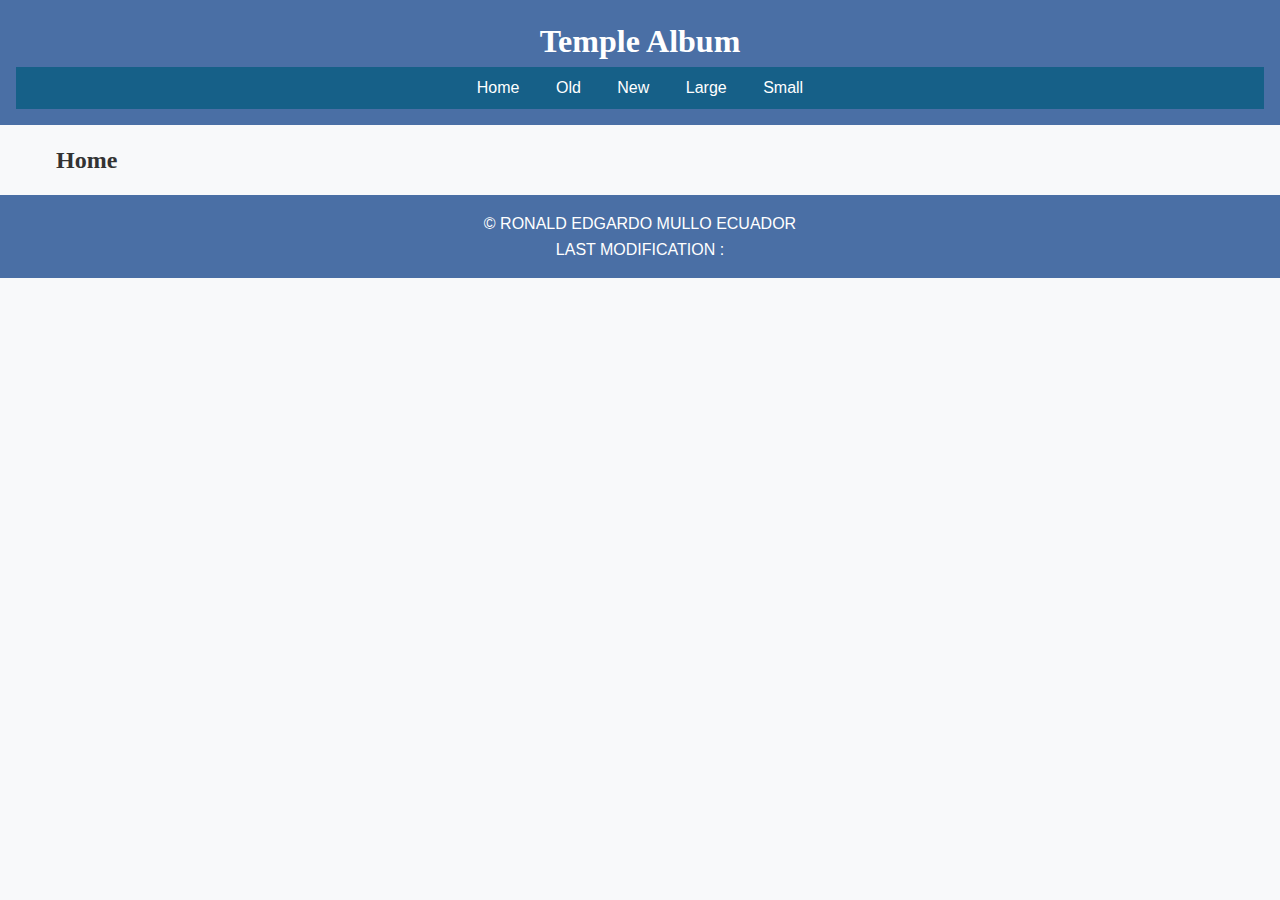
<file: filtered-temples.html>
<!DOCTYPE html>
<html lang="es">
<head>
    <title>Temple Album</title>
    <link rel="stylesheet" href="styles/temples.css">
    <link rel="stylesheet" href="styles/temples-large.css" media="(min-width: 768px)">
    <link rel="stylesheet" href="https://cdnjs.cloudflare.com/ajax/libs/font-awesome/6.0.0-beta3/css/all.min.css">
</head>
<body>
    <header>
        <h1>Temple Album</h1>
        <nav>
            <a href="#" class="active" data-filter="home">Home</a>
            <a href="#" data-filter="old">Old</a>
            <a href="#" data-filter="new">New</a>
            <a href="#" data-filter="large">Large</a>
            <a href="#" data-filter="small">Small</a>
        </nav>
    </header>

    <main>
        <h2 id="sectionTitle">Home</h2>
        <div id="templeContainer" class="temple-grid"></div>
    </main>

    <footer>
        <p>&copy; <span id="currentYear"></span> RONALD EDGARDO MULLO ECUADOR</p>
        <p>LAST MODIFICATION : <span id="lastModified"></span></p>
    </footer>

    <script src="scripts/temples.js"></script>
</body>
</html>
</file>
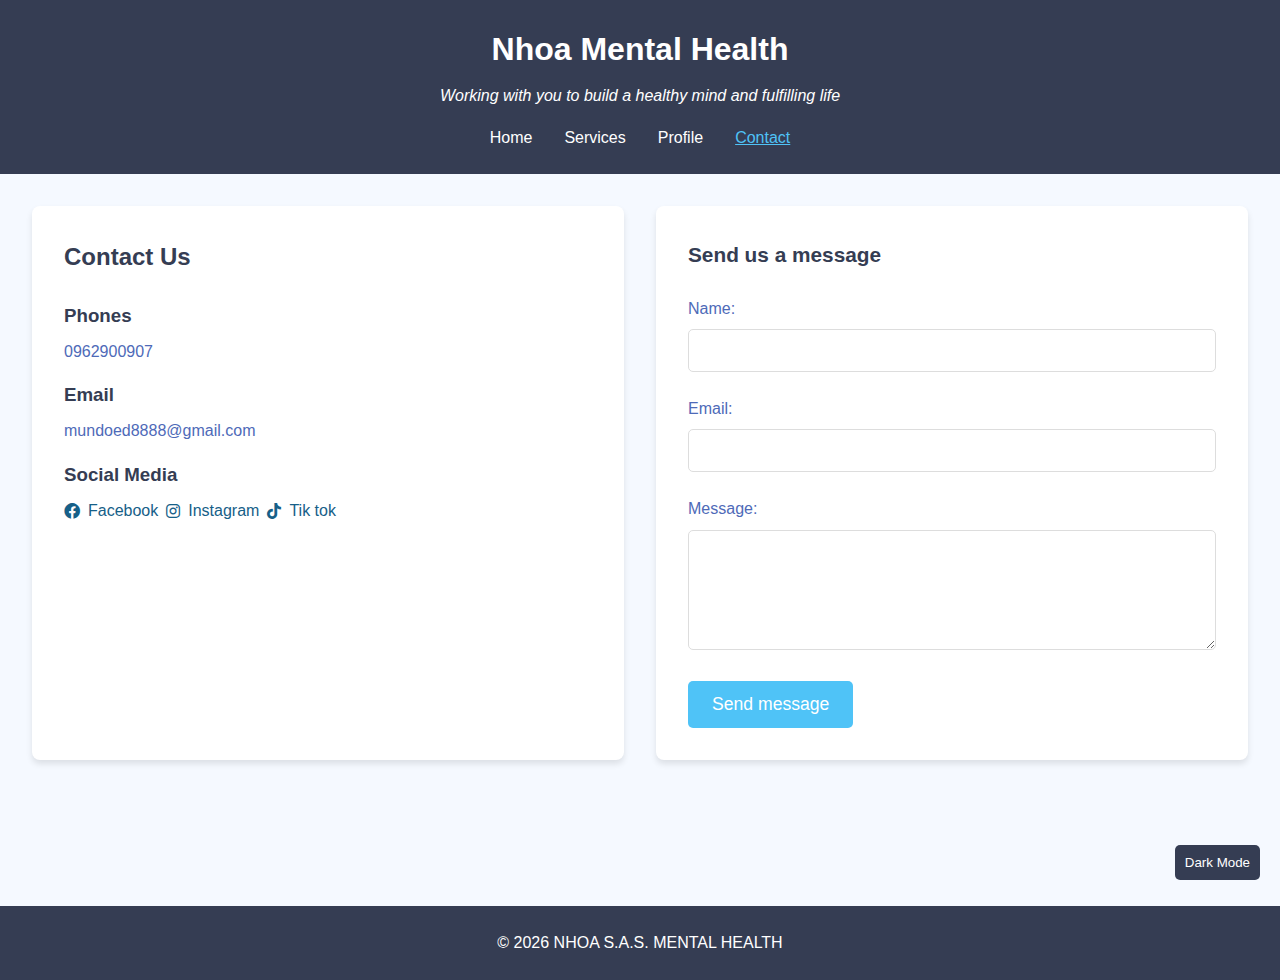
<file: project/contact.html>
<!DOCTYPE html>
<html lang="en">
<head>
    <meta charset="UTF-8">
    <meta name="viewport" content="width=device-width, initial-scale=1.0">
    <title>Contact - Nhoa Mental Health</title>
    <link rel="stylesheet" href="styles/site.css">
    <link rel="stylesheet" href="styles/site-large.css" media="(min-width: 768px)">
    <link rel="stylesheet" href="https://cdnjs.cloudflare.com/ajax/libs/font-awesome/6.0.0-beta3/css/all.min.css">
</head>
<body>
    <header>
        <div class="logo">
            <h1>Nhoa Mental Health</h1>
            <p>Working with you to build a healthy mind and fulfilling life</p>
        </div>
        <nav>
            <ul>
                <li><a href="siteplan.html">Home</a></li>
                <li><a href="services.html">Services</a></li>
                <li><a href="profile.html">Profile</a></li>
                <li><a href="contact.html" class="active">Contact</a></li>
            </ul>
        </nav>
    </header>

    <main>
        <section class="contact">
            <div class="contact-info">
                <h2>Contact Us</h2>
                
                <h3>Phones</h3>
                <p>0962900907</p>
                
                <h3>Email</h3>
                <p>mundoed8888@gmail.com</p>
                
                <h3>Social Media</h3>
                <div class="social-media">
                    <a href="#"><i class="fab fa-facebook"></i> Facebook</a>
                    <a href="#"><i class="fab fa-instagram"></i> Instagram</a>
                    <a href="#"><i class="fab fa-tiktok"></i> Tik tok</a>
                </div>
            </div>
            
            <form id="contactForm">
                <h3>Send us a message</h3>
                <div class="form-group">
                    <label for="name">Name:</label>
                    <input type="text" id="name" name="name" required>
                </div>
                <div class="form-group">
                    <label for="email">Email:</label>
                    <input type="email" id="email" name="email" required>
                </div>
                <div class="form-group">
                    <label for="message">Message:</label>
                    <textarea id="message" name="message" required></textarea>
                </div>
                <button type="submit">Send message</button>
            </form>
        </section>
    </main>

    <footer>
        <p>&copy; <span id="currentYear"></span> NHOA S.A.S. MENTAL HEALTH</p>
    </footer>

    <script src="scripts/temples.js"></script>
</body>
</html>
</file>
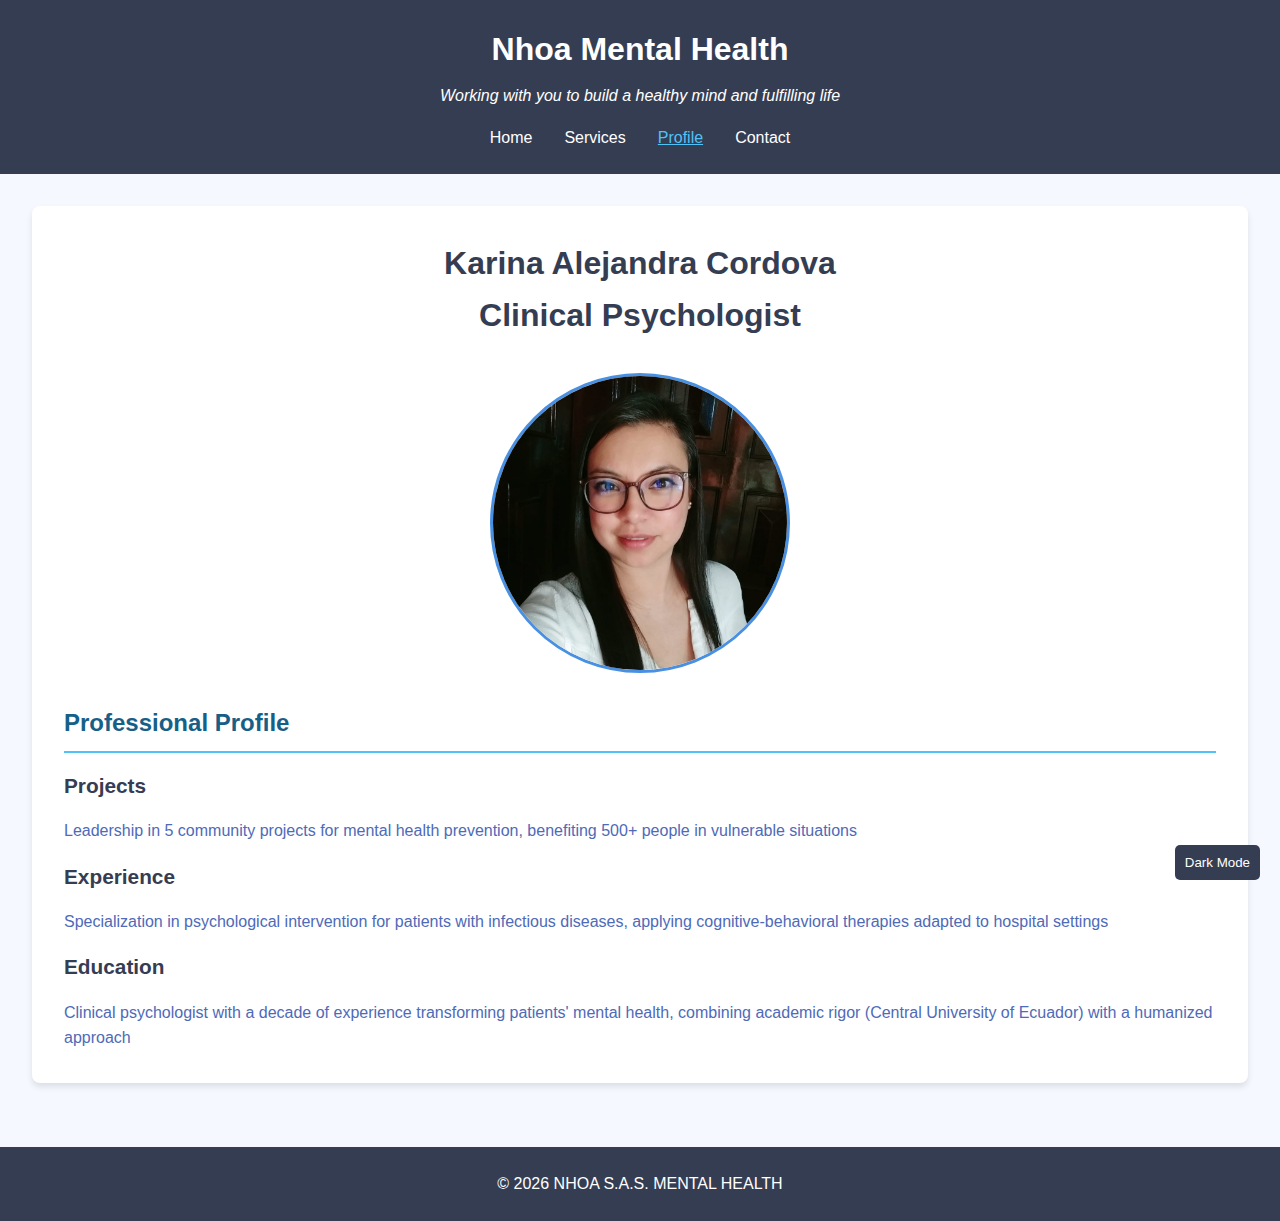
<file: project/profile.html>
<!DOCTYPE html>
<html lang="en">
<head>
    <meta charset="UTF-8">
    <meta name="viewport" content="width=device-width, initial-scale=1.0">
    <title>Profile - Nhoa Mental Health</title>
    <link rel="stylesheet" href="styles/site.css">
    <link rel="stylesheet" href="styles/site-large.css" media="(min-width: 768px)">
</head>
<body>
    <header>
        <div class="logo">
            <h1>Nhoa Mental Health</h1>
            <p>Working with you to build a healthy mind and fulfilling life</p>
        </div>
        <nav>
            <ul>
                <li><a href="siteplan.html">Home</a></li>
                <li><a href="services.html">Services</a></li>
                <li><a href="profile.html" class="active">Profile</a></li>
                <li><a href="contact.html">Contact</a></li>
            </ul>
        </nav>
    </header>

    <main>
        <section class="profile">
            <h1>Karina Alejandra Cordova<br> Clinical Psychologist</h1>
            <div class="profile-image">
            <img src="images/pic3.jpeg" alt="Foto de perfil de Karina Alejandra Cordova">
        </div>
            
            <h2>Professional Profile</h2>
            
            <h3>Projects</h3>
            <p>Leadership in 5 community projects for mental health prevention, benefiting 500+ people in vulnerable situations</p>
            
            <h3>Experience</h3>
            <p>Specialization in psychological intervention for patients with infectious diseases, applying cognitive-behavioral therapies adapted to hospital settings</p>
            
            <h3>Education</h3>
            <p>Clinical psychologist with a decade of experience transforming patients' mental health, combining academic rigor (Central University of Ecuador) with a humanized approach</p>
        </section>
    </main>

    <footer>
        <p>&copy; <span id="currentYear"></span> NHOA S.A.S. MENTAL HEALTH</p>
    </footer>

    <script src="scripts/temples.js"></script>
</body>
</html>
</file>
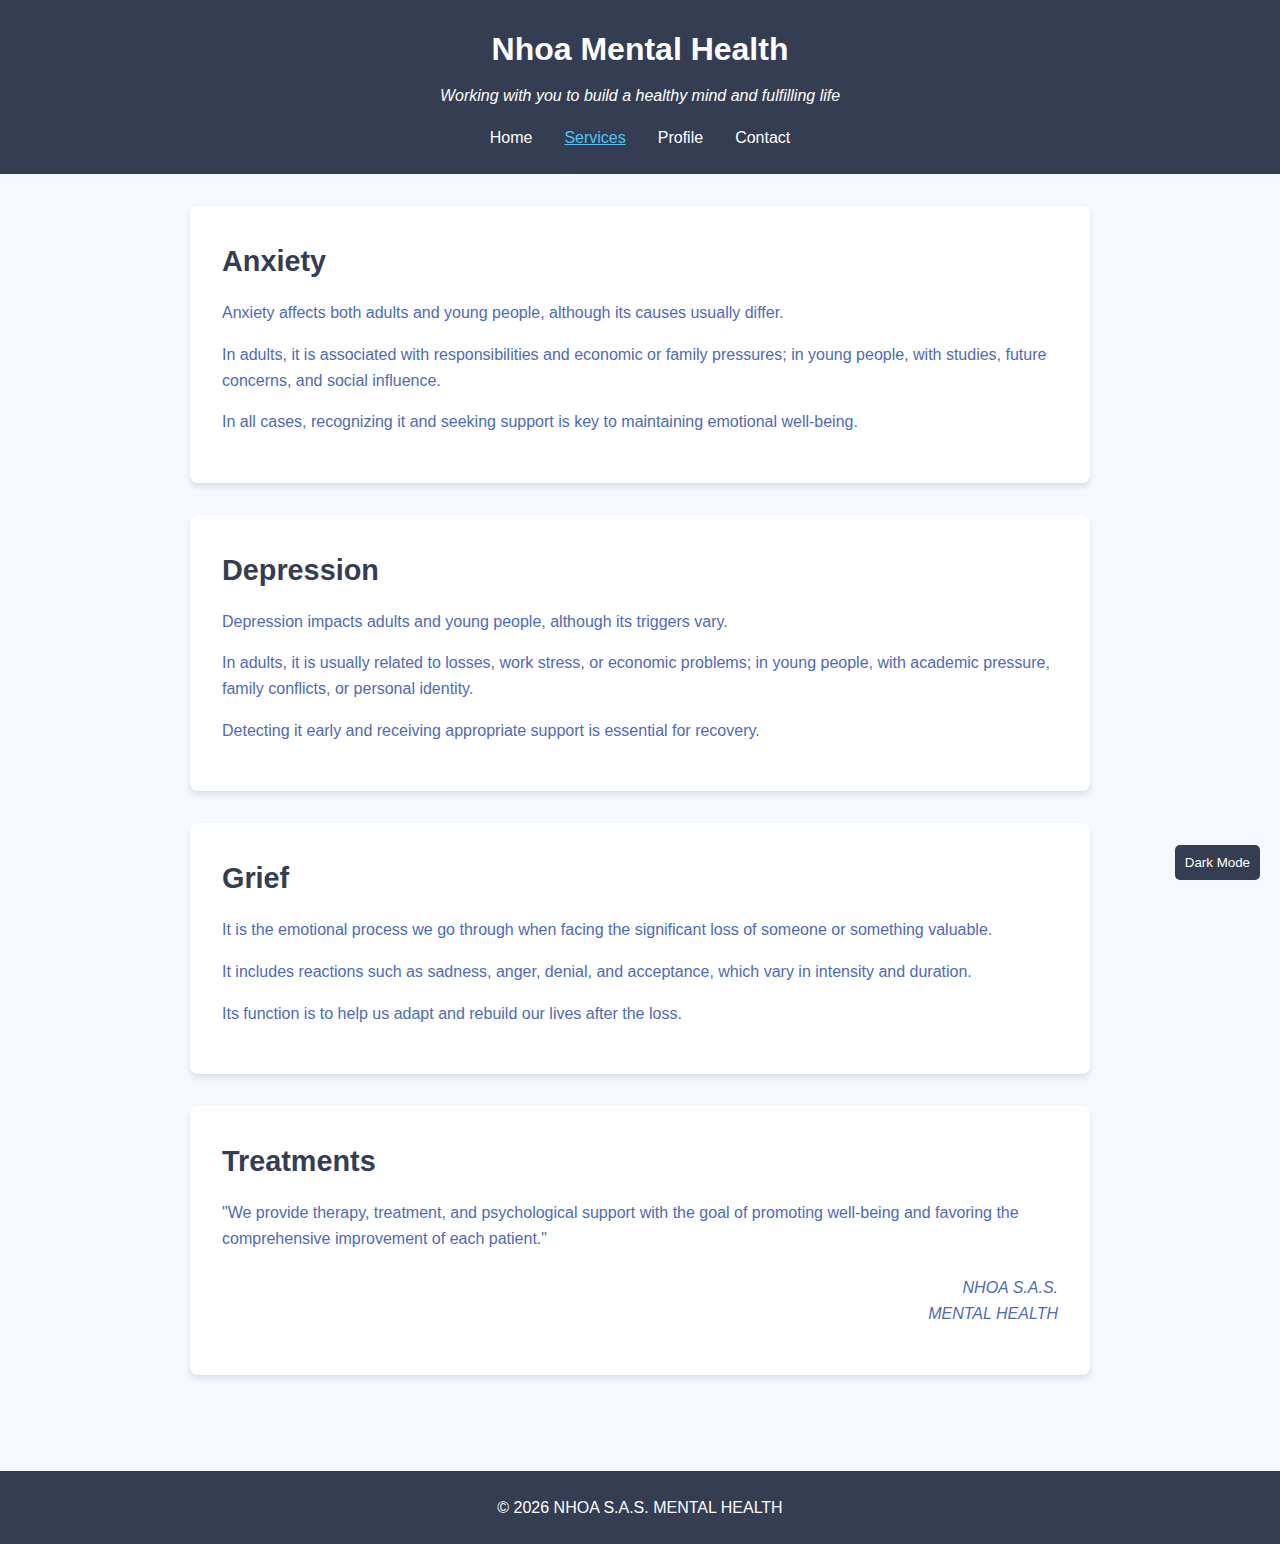
<file: project/services.html>
<!DOCTYPE html>
<html lang="en">
<head>
    <meta charset="UTF-8">
    <meta name="viewport" content="width=device-width, initial-scale=1.0">
    <title>Services - Nhoa Mental Health</title>
    <link rel="stylesheet" href="styles/site.css">
    <link rel="stylesheet" href="styles/site-large.css" media="(min-width: 768px)">
</head>
<body>
    <header>
        <div class="logo">
            <h1>Nhoa Mental Health</h1>
            <p>Working with you to build a healthy mind and fulfilling life</p>
        </div>
        <nav>
            <ul>
                <li><a href="siteplan.html">Home</a></li>
                <li><a href="services.html" class="active">Services</a></li>
                <li><a href="profile.html">Profile</a></li>
                <li><a href="contact.html">Contact</a></li>
            </ul>
        </nav>
    </header>

    <main>
        <section class="service">
            <h2>Anxiety</h2>
            <p>Anxiety affects both adults and young people, although its causes usually differ.</p>
            <p>In adults, it is associated with responsibilities and economic or family pressures; in young people, with studies, future concerns, and social influence.</p>
            <p>In all cases, recognizing it and seeking support is key to maintaining emotional well-being.</p>
        </section>

        <section class="service">
            <h2>Depression</h2>
            <p>Depression impacts adults and young people, although its triggers vary.</p>
            <p>In adults, it is usually related to losses, work stress, or economic problems; in young people, with academic pressure, family conflicts, or personal identity.</p>
            <p>Detecting it early and receiving appropriate support is essential for recovery.</p>
        </section>

        <section class="service">
            <h2>Grief</h2>
            <p>It is the emotional process we go through when facing the significant loss of someone or something valuable.</p>
            <p>It includes reactions such as sadness, anger, denial, and acceptance, which vary in intensity and duration.</p>
            <p>Its function is to help us adapt and rebuild our lives after the loss.</p>
        </section>

        <section class="service">
            <h2>Treatments</h2>
            <p>"We provide therapy, treatment, and psychological support with the goal of promoting well-being and favoring the comprehensive improvement of each patient."</p>
            <p class="signature">NHOA S.A.S.<br>MENTAL HEALTH</p>
        </section>
    </main>

    <footer>
        <p>&copy; <span id="currentYear"></span> NHOA S.A.S. MENTAL HEALTH</p>
    </footer>

    <script src="scripts/temples.js"></script>
</body>
</html>
</file>
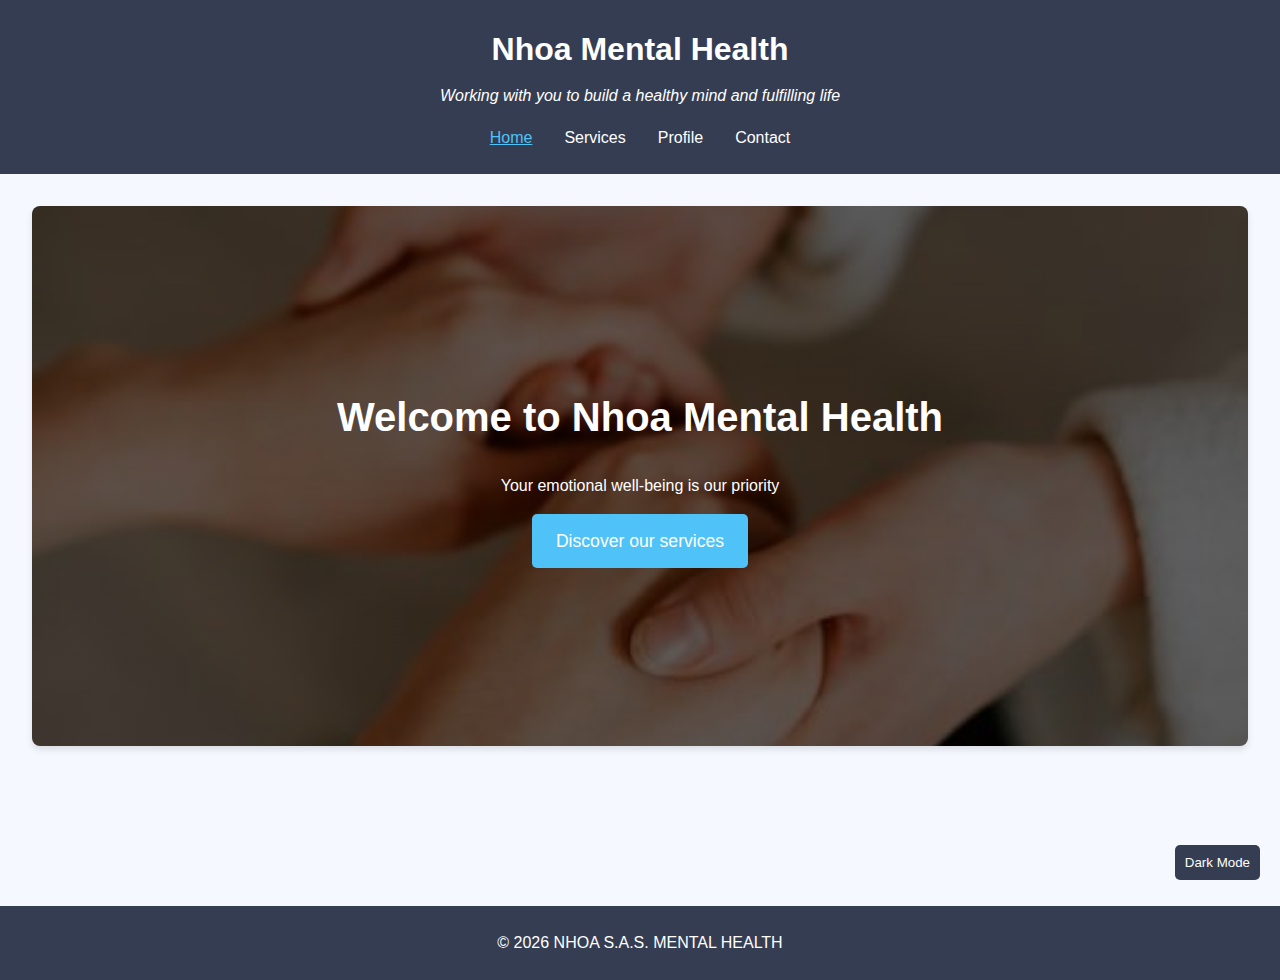
<file: project/siteplan.html>
<!DOCTYPE html>
<html lang="en">
<head>
    <meta charset="UTF-8">
    <meta name="viewport" content="width=device-width, initial-scale=1.0">
    <title>Nhoa Mental Health</title>
    <link rel="stylesheet" href="styles/site.css">
    <link rel="stylesheet" href="styles/site-large.css" media="(min-width: 768px)">
    <link rel="stylesheet" href="https://cdnjs.cloudflare.com/ajax/libs/font-awesome/6.0.0-beta3/css/all.min.css">
</head>
<body>
    <header>
        
        <div class="logo">
            <h1>Nhoa Mental Health</h1>
            <p>Working with you to build a healthy mind and fulfilling life</p>
        </div>
        <nav>
         
            <ul>
                <li><a href="siteplan.html" class="active">Home</a></li>
                <li><a href="services.html">Services</a></li>
                <li><a href="profile.html">Profile</a></li>
                <li><a href="contact.html">Contact</a></li>
            </ul>
        </nav>
    </header>

    <main>
        <section class="hero">
            <h2>Welcome to Nhoa Mental Health</h2>
            <p>Your emotional well-being is our priority</p>
            <a href="services.html" class="cta-button">Discover our services</a>
        </section>
    </main>

    <footer>
        <p>&copy; <span id="currentYear"></span> NHOA S.A.S. MENTAL HEALTH</p>
    </footer>

    <script src="scripts/temples.js"></script>
</body>
</html>
</file>
<file: styles/temples.css>
/* Variables CSS */
:root {
    --pri: #4a6fa5;
    --sec: #166088;
    --acc: #4fc3f7;
    --txt: #333;
    --bkg: #f8f9fa;
    --nav: #fff;
}

/* Estilos base */
* {
    margin: 0;
    padding: 0;
    box-sizing: border-box;
}

body {
    font-family: 'Roboto', sans-serif;
    color: var(--txt);
    background-color: var(--bkg);
    line-height: 1.6;
}

h1, h2 {
    font-family: 'Playfair Display', serif;
}

header {
    background-color: var(--pri);
    color: white;
    padding: 1rem;
    text-align: center;
    position: relative;
}

nav {
    background-color: var(--sec);
    padding: 0.5rem;
}

nav ul {
    display: flex;
    list-style: none;
    justify-content: space-around;
}

nav a {
    color: var(--nav);
    text-decoration: none;
    padding: 0.5rem 1rem;
    transition: all 0.3s ease;
}

nav a:hover {
    background-color: var(--acc);
    border-radius: 5px;
}

main {
    max-width: 1200px;
    margin: 0 auto;
    padding: 1rem;
}

.gal {
    display: grid;
    grid-template-columns: 1fr;
    gap: 1rem;
}

figure {
    border: 1px solid #ddd;
    border-radius: 8px;
    overflow: hidden;
    box-shadow: 0 2px 5px rgba(0,0,0,0.1);
    transition: transform 0.3s ease;
}

figure:hover {
    transform: scale(1.02);
}

img {
    width: 100%;
    height: auto;
    display: block;
}

figcaption {
    padding: 0.5rem;
    text-align: center;
    background-color: white;
}

footer {
    text-align: center;
    padding: 1rem;
    background-color: var(--pri);
    color: white;
}

#ham {
    display: none;
    background: none;
    border: none;
    color: white;
    font-size: 1.5rem;
    position: absolute;
    top: 1rem;
    right: 1rem;
    cursor: pointer;
}

@media (max-width: 767px) {
    #ham {
        display: block;
    }
    
    nav ul {
        flex-direction: column;
        display: none;
    }
    
    nav ul.show {
        display: flex;
    }
    
    nav a {
        display: block;
        text-align: center;
    }
}
</file>
<file: styles/temples-large.css>
/* Estilos para pantallas grandes */
@media (min-width: 768px) {
    nav {
        flex-direction: row;
        justify-content: center;
    }
    
    .temple-grid {
        grid-template-columns: repeat(2, 1fr);
    }
    
    h1 {
        font-size: 2rem;
    }
}

@media (min-width: 1024px) {
    .temple-grid {
        grid-template-columns: repeat(3, 1fr);
    }
}
</file>
<file: project/styles/site.css>
/* Global Styles */
:root {
    --primary-color: #353d53;
    --secondary-color: #166088;
    --accent-color: #4fc3f7;
    --text-color: #4e6ab8;
    --light-bg: #f5f9ff;
    --white: #ffffff;
    --shadow: 0 4px 6px rgba(0, 0, 0, 0.1);
}   

* {
    margin: 0;
    padding: 0;
    box-sizing: border-box;
}

body {
    font-family: 'Segoe UI', Tahoma, Geneva, Verdana, sans-serif;
    line-height: 1.6;
    color: var(--text-color);
    background-color: var(--light-bg);
}

header {
    background-color: var(--primary-color);
    color: var(--white);
    padding: 1.5rem;
    text-align: center;
    position: relative;
}

header {
    position: relative; 
}

.logo h1 {
    font-size: 2rem;
    margin-bottom: 0.5rem;
}

.logo p {
    font-style: italic;
}

nav ul {
    display: flex;
    justify-content: center;
    list-style: none;
    margin-top: 1rem;
}

nav ul li {
    margin: 0 1rem;
}

nav ul li a {
    color: var(--white);
    text-decoration: none;
    font-weight: 500;
    transition: color 0.3s;
}

nav ul li a:hover, nav ul li a.active {
    color: var(--accent-color);
    text-decoration: underline;
}

main {
    padding: 2rem;
    min-height: calc(100vh - 200px);
}

footer {
    background-color: var(--primary-color);
    color: var(--white);
    text-align: center;
    padding: 1.5rem;
    margin-top: 2rem;
}

/* Home Page Styles */
.hero {
    background: linear-gradient(rgba(0, 0, 0, 0.5), rgba(0, 0, 0, 0.5)), url('../images/pic1.jpg') no-repeat center center/cover;
    height: 60vh;
    display: flex;
    flex-direction: column;
    justify-content: center;
    align-items: center;
    text-align: center;
    color: var(--white);
    padding: 0 2rem;
    border-radius: 8px;
    box-shadow: var(--shadow);
}

.hero h2 {
    font-size: 2.5rem;
    margin-bottom: 1.5rem;
}

.cta-button {
    background-color: var(--accent-color);
    color: var(--white);
    border: none;
    padding: 0.8rem 1.5rem;
    font-size: 1.1rem;
    border-radius: 5px;
    cursor: pointer;
    transition: background-color 0.3s;
    text-decoration: none;
    margin-top: 1rem;
}

.cta-button:hover {
    background-color: var(--secondary-color);
}

/* Services Page Styles */
.service {
    background-color: var(--white);
    padding: 2rem;
    margin-bottom: 2rem;
    border-radius: 8px;
    box-shadow: var(--shadow);
}

.service h2 {
    color: var(--primary-color);
    margin-bottom: 1rem;
    font-size: 1.8rem;
}

.service p {
    margin-bottom: 1rem;
}

.signature {
    font-style: italic;
    text-align: right;
    margin-top: 1.5rem;
}

.profile-image {
    text-align: center;
    margin: 20px 0;
}
.profile-image img {
    width: 300px; /* Ajusta el tamaño */
    height: 300px;
    border-radius: 50%; /* Formato circular */
    object-fit: cover; /* Evita deformaciones */
    border: 3px solid #4a90e2; /* Borde opcional */
}

/* Profile Page Styles */
.profile {
    background-color: var(--white);
    padding: 2rem;
    border-radius: 8px;
    box-shadow: var(--shadow);
}

.profile h1 {
    color: var(--primary-color);
    margin-bottom: 2rem;
    text-align: center;
}

.profile h2 {
    color: var(--secondary-color);
    margin: 1.5rem 0 1rem;
    font-size: 1.5rem;
    border-bottom: 2px solid var(--accent-color);
    padding-bottom: 0.5rem;
}

.profile h3 {
    color: var(--primary-color);
    margin: 1rem 0;
    font-size: 1.3rem;
}

/* Contact Page Styles */
.contact {
    display: grid;
    grid-template-columns: 1fr;
    gap: 2rem;
}

.contact-info {
    background-color: var(--white);
    padding: 2rem;
    border-radius: 8px;
    box-shadow: var(--shadow);
}

.contact-info h2 {
    color: var(--primary-color);
    margin-bottom: 1.5rem;
}

.contact-info h3 {
    color: var(--primary-color);
    margin: 1rem 0 0.5rem;
}

.social-media {
    display: flex;
    flex-direction: column;
    gap: 0.5rem;
    margin-top: 0.5rem;
}

.social-media a {
    color: var(--secondary-color);
    text-decoration: none;
    transition: color 0.3s;
    display: flex;
    align-items: center;
    gap: 0.5rem;
}

.social-media a:hover {
    color: var(--accent-color);
}

form {
    background-color: var(--white);
    padding: 2rem;
    border-radius: 8px;
    box-shadow: var(--shadow);
}

form h3 {
    color: var(--primary-color);
    margin-bottom: 1.5rem;
    font-size: 1.3rem;
}

.form-group {
    margin-bottom: 1.5rem;
}

label {
    display: block;
    margin-bottom: 0.5rem;
    font-weight: 500;
}

input, textarea {
    width: 100%;
    padding: 0.8rem;
    border: 1px solid #ddd;
    border-radius: 5px;
    font-family: inherit;
}

textarea {
    resize: vertical;
    min-height: 120px;
}

button[type="submit"] {
    background-color: var(--accent-color);
    color: var(--white);
    border: none;
    padding: 0.8rem 1.5rem;
    font-size: 1.1rem;
    border-radius: 5px;
    cursor: pointer;
    transition: background-color 0.3s;
}

button[type="submit"]:hover {
    background-color: var(--secondary-color);
}

/* Responsive Design */
@media (max-width: 768px) {
    nav ul {
        flex-direction: column;
    }
    
    nav ul li {
        margin: 0.5rem 0;
    }
    
    .hero h2 {
        font-size: 2rem;
    }
    
    .service, .profile, .contact-info, form {
        padding: 1.5rem;
    }
}

@media (max-width: 480px) {
    .logo h1 {
        font-size: 1.5rem;
    }
    
    .hero h2 {
        font-size: 1.5rem;
    }
    
    .service h2, .profile h1 {
        font-size: 1.3rem;
    }
}
</file>
<file: project/styles/site-large.css>
/* Style for larger screens */
@media (min-width: 768px) {
    nav ul {
        flex-direction: row;
        justify-content: center;
    }
    
    .contact {
        grid-template-columns: 1fr 1fr;
    }
    
    .social-media {
        flex-direction: row;
    }
}

@media (min-width: 1024px) {
    .service {
        max-width: 900px;
        margin-left: auto;
        margin-right: auto;
    }
}
@media (max-width: 768px) {
    .header-logo {
        display: none;
    }
}
</file>
